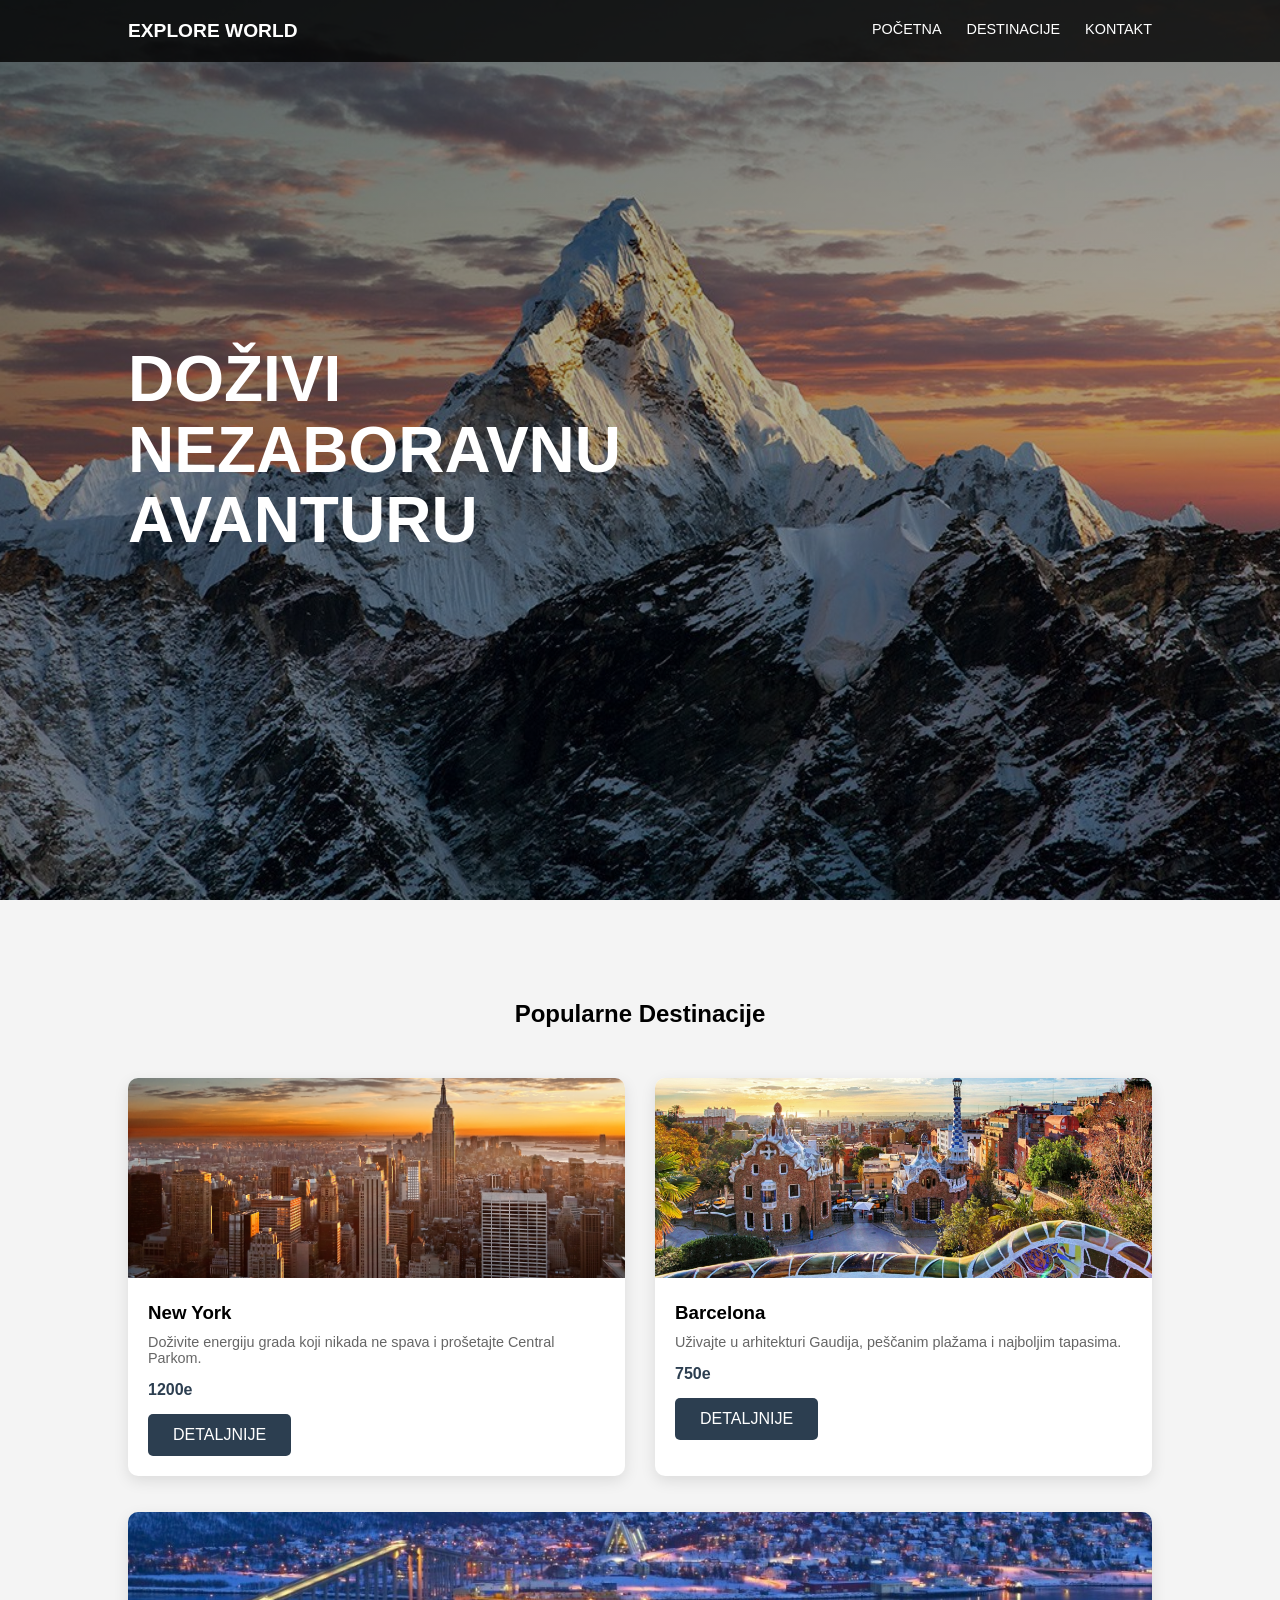
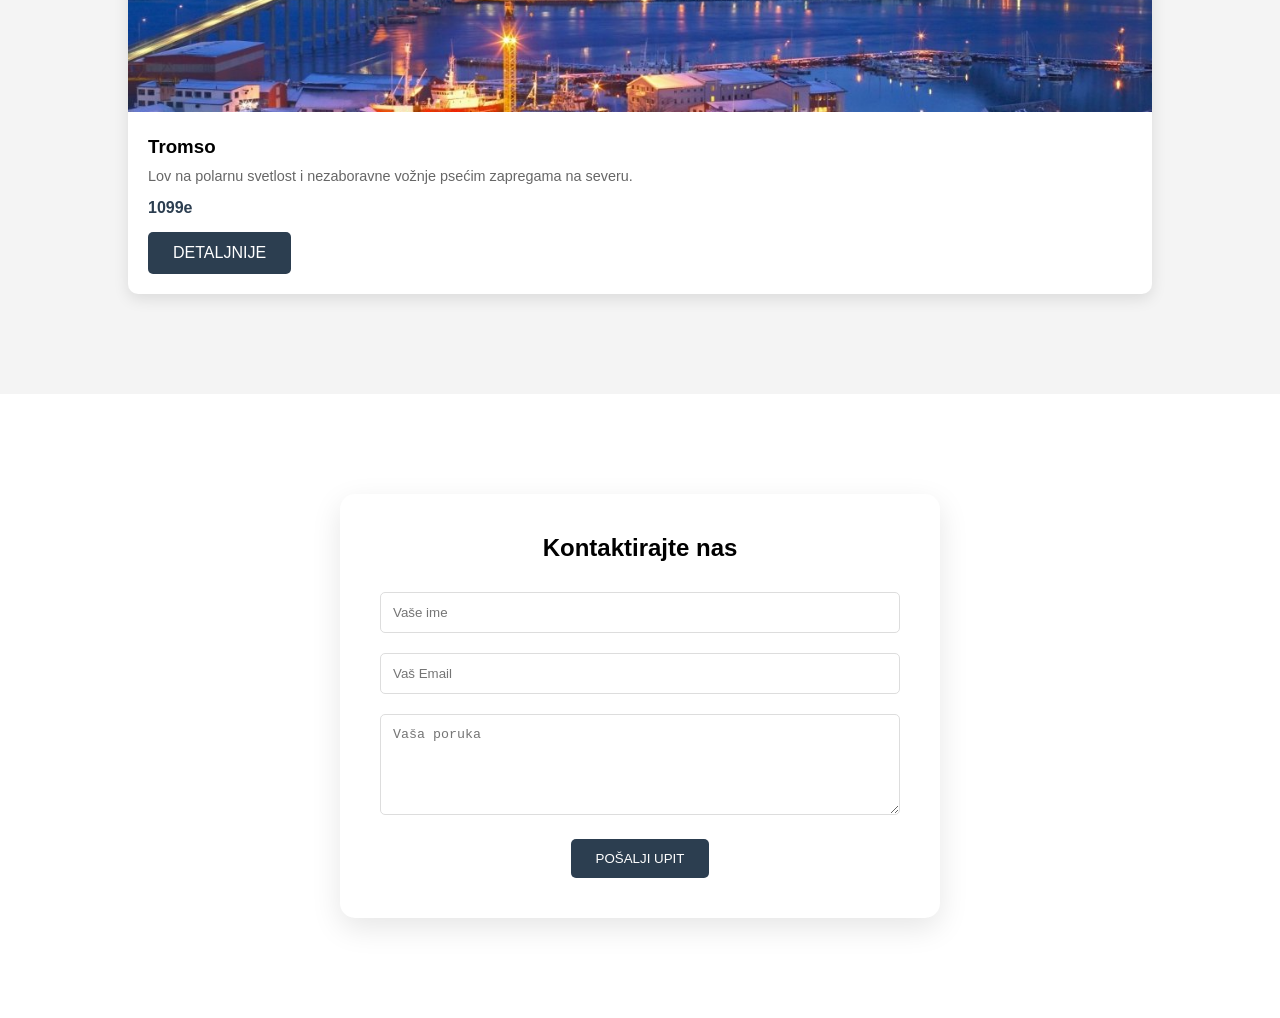
<file: index.html>
<!DOCTYPE html>
<html lang="sr">
<head>
    <meta charset="UTF-8">
    <meta name="viewport" content="width=device-width, initial-scale=1.0">
    <title>Explore World | Avantura</title>
    <link rel="stylesheet" href="style.css">
</head>
<body>

    
    <nav class="navbar">
        <div class="logo">EXPLORE WORLD</div>
        <ul class="nav-links">
            <li><a href="#home">Početna</a></li>
            <li><a href="#destinacije">Destinacije</a></li>
            <li><a href="#kontakt">Kontakt</a></li>
        </ul>
    </nav>

  
    <section id="home" class="hero">
        <div class="hero-content">
            <h1>DOŽIVI NEZABORAVNU AVANTURU</h1>
        </div>
    </section>

   
    <section id="destinacije" class="destinations">
        <h2 class="section-title">Popularne Destinacije</h2>
        <div class="grid">
       
            <div class="card">
                <img src="Slike/newYork.jpg">
                <div class="card-body">
                    <h3>New York</h3>
                    <p>Doživite energiju grada koji nikada ne spava i prošetajte Central Parkom.</p>
                    <span class="price">1200e</span>
                   <a href="NewYork.html" class="btn" style="text-decoration: none; display: inline-block;">Detaljnije</a>
                </div>
            </div>
        
            <div class="card">
                <img src="Slike/barca.jpg">
                <div class="card-body">
                    <h3>Barcelona</h3>
                    <p>Uživajte u arhitekturi Gaudija, peščanim plažama i najboljim tapasima.</p>
                    <span class="price">750e</span>
                 <a href="barcelona.html" class="btn" style="text-decoration: none; display: inline-block;">Detaljnije</a>
                </div>
            </div>
        </div> <br><br>
   
            <div class="card">
                <img src="Slike/trms.jpg">
                <div class="card-body">
                    <h3>Tromso</h3>
                    <p>Lov na polarnu svetlost i nezaboravne vožnje psećim zapregama na severu.</p>
                    <span class="price">1099e</span>
                    <a href="Tromso.html" class="btn" style="text-decoration: none; display: inline-block;">Detaljnije</a>
                </div>
            </div>
        </div>
    </section>

   
    <section id="kontakt" class="contact">
        <div class="contact-card">
            <h2>Kontaktirajte nas</h2>
            <form id="contactForm">
                <input type="text" placeholder="Vaše ime" required>
                <input type="email" placeholder="Vaš Email" required>
                <textarea placeholder="Vaša poruka" rows="5"></textarea>
                <button type="submit" class="btn">Pošalji upit</button>
            </form>
        </div>
    </section>

    <script src="script.js"></script>
 

</body>
</html>
</file>
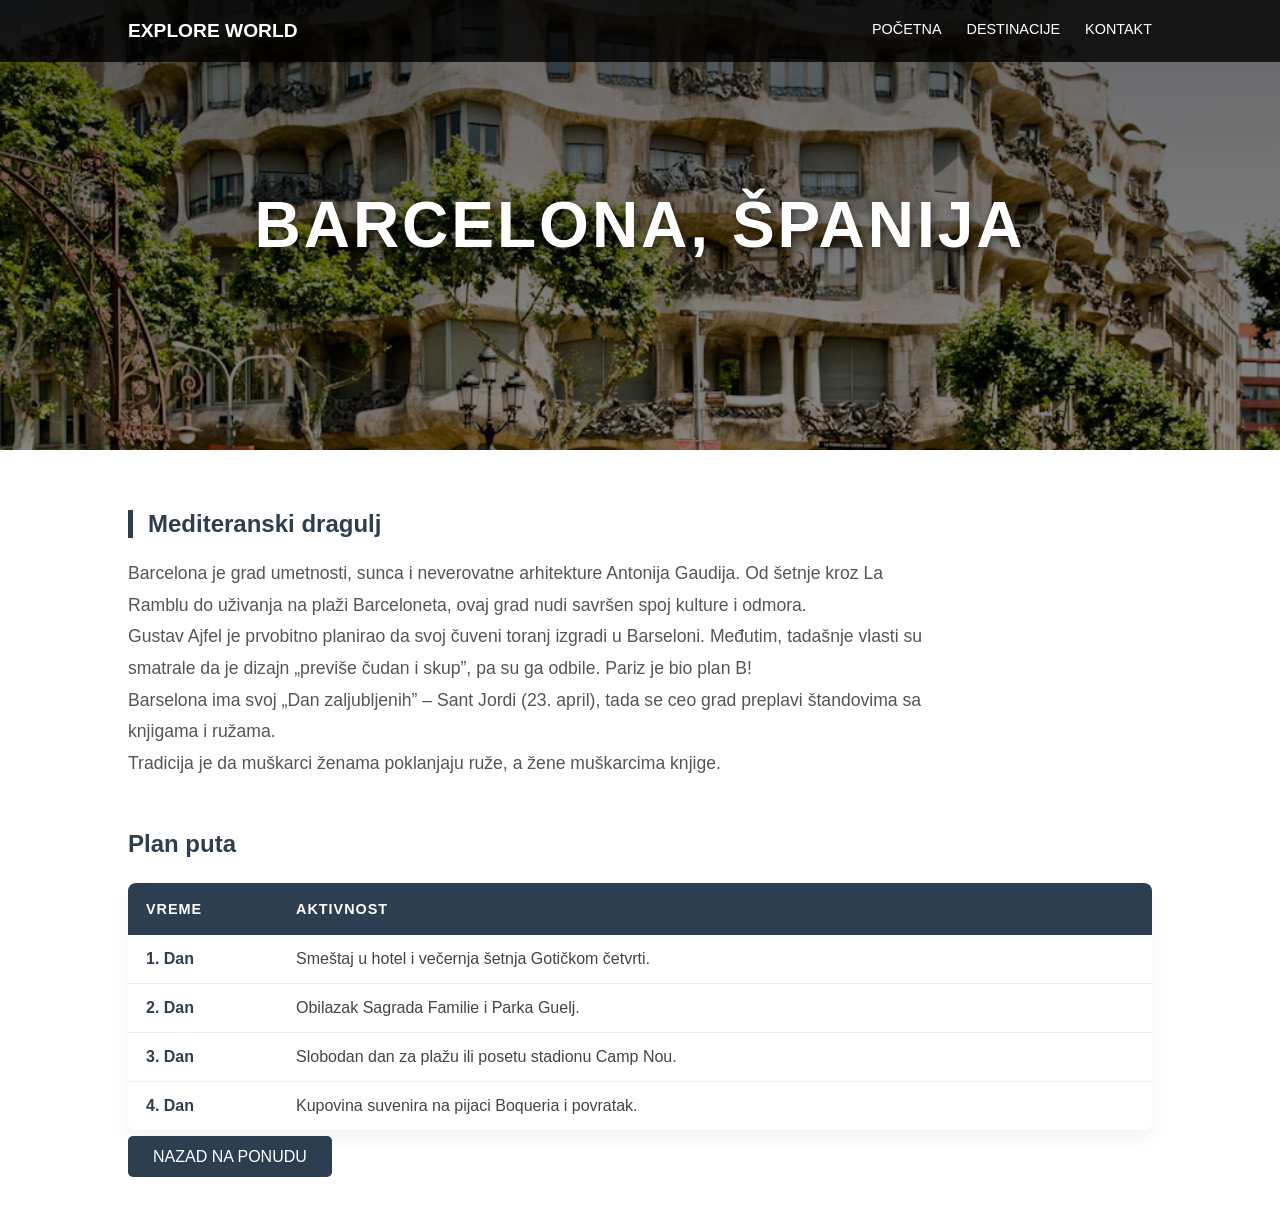
<file: barcelona.html>
<!DOCTYPE html>
<html lang="sr">
<head>
    <meta charset="UTF-8">
    <title>Plan Ture - Barcelona | Explore World</title>
    <link rel="stylesheet" href="style.css">
</head>
<body>
    <nav class="navbar">
        <div class="logo">EXPLORE WORLD</div>
        <ul class="nav-links">
            <li><a href="index.html">Početna</a></li>
            <li><a href="index.html#destinacije">Destinacije</a></li>
            <li><a href="index.html#kontakt">Kontakt</a></li>
        </ul>
    </nav>

    <header class="destination-hero" style="background: linear-gradient(rgba(0,0,0,0.3), rgba(0,0,0,0.1)), url('Slike/Mila.jpg') center/cover;">
        <div class="hero-content">
            <h1>Barcelona, Španija</h1>
        </div>
    </header>

    <main class="destination-details">
        <section class="about-place">
            <h2>Mediteranski dragulj</h2>
            <p>Barcelona je grad umetnosti, sunca i neverovatne arhitekture Antonija Gaudija. Od šetnje kroz La Ramblu do uživanja na plaži Barceloneta, ovaj grad nudi savršen spoj kulture i odmora. <br>
                Gustav Ajfel je prvobitno planirao da svoj čuveni toranj izgradi u Barseloni. Međutim, tadašnje vlasti su smatrale da je dizajn „previše čudan i skup”, pa su ga odbile. Pariz je bio plan B! <br>
                Barselona ima svoj „Dan zaljubljenih” – Sant Jordi (23. april), tada se ceo grad preplavi štandovima sa knjigama i ružama. <br>Tradicija je da muškarci ženama poklanjaju ruže, a žene muškarcima knjige.
            </p>
        </section>

        <section class="tour-plan">
            <h2>Plan puta</h2>
            <table class="tour-table">
                <thead>
                    <tr><th>Vreme</th><th>Aktivnost</th></tr>
                </thead>
                <tbody>
                    <tr><td>1. Dan</td><td>Smeštaj u hotel i večernja šetnja Gotičkom četvrti.</td></tr>
                    <tr><td>2. Dan</td><td>Obilazak Sagrada Familie i Parka Guelj.</td></tr>
                    <tr><td>3. Dan</td><td>Slobodan dan za plažu ili posetu stadionu Camp Nou.</td></tr>
                    <tr><td>4. Dan</td><td>Kupovina suvenira na pijaci Boqueria i povratak.</td></tr>
                </tbody>
            </table>
            <br>
            <a href="index.html#destinacije" class="btn" style="text-decoration: none;">Nazad na ponudu</a>
        </section>
    </main>
  
</body>
</html>
</file>
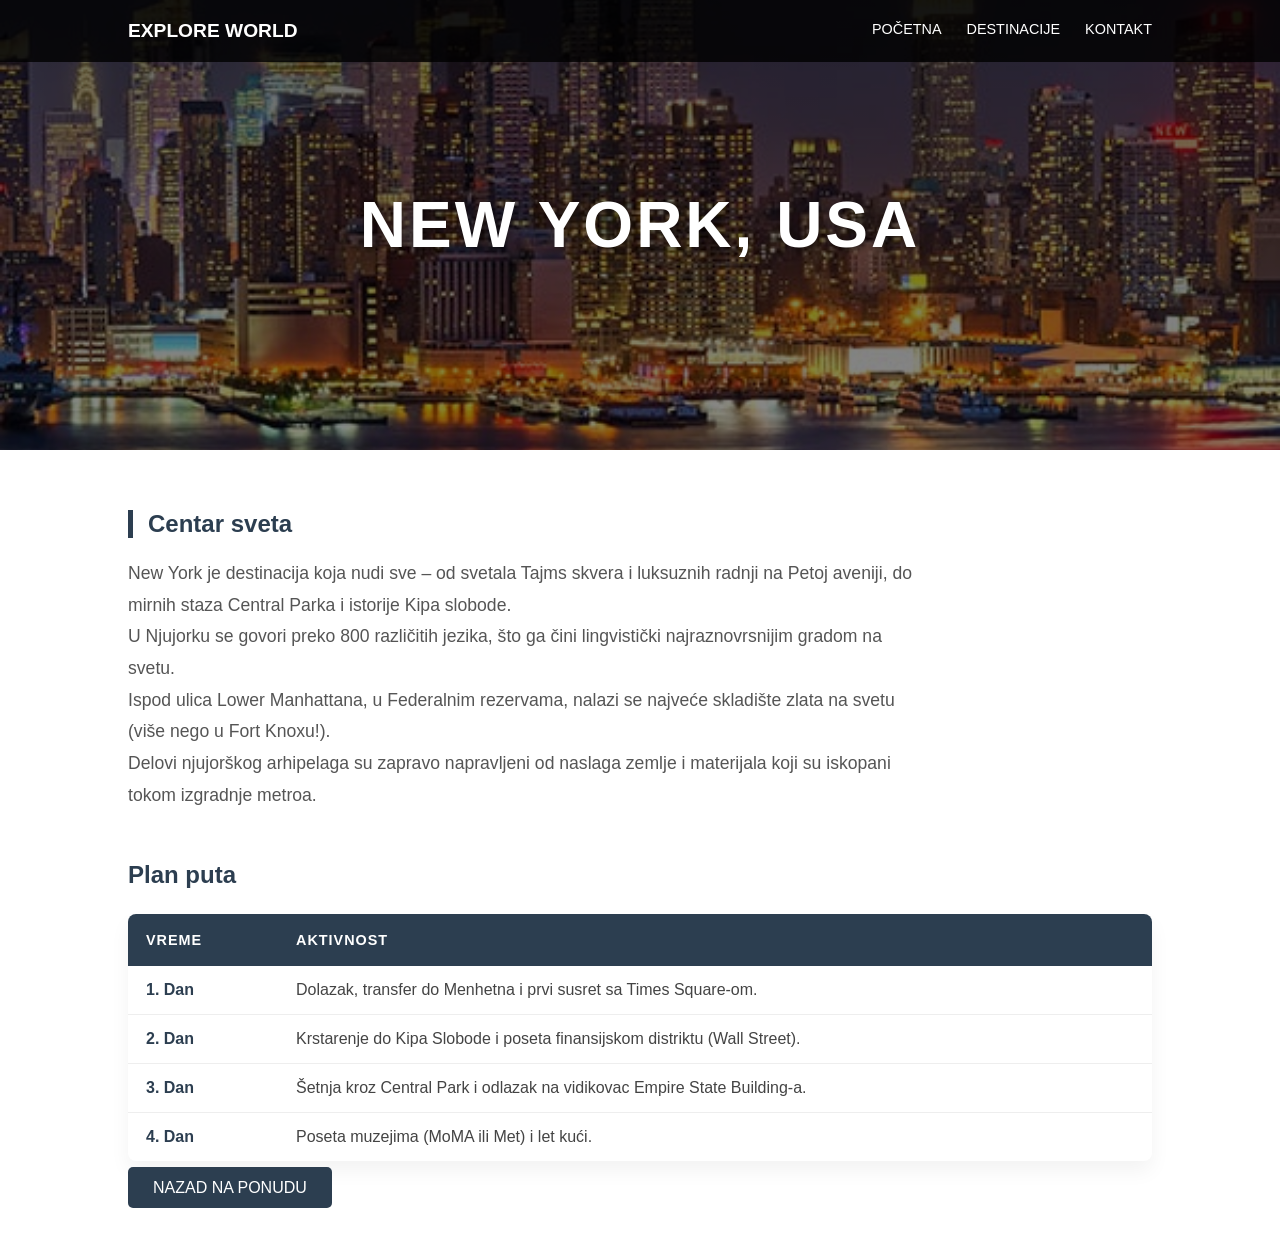
<file: NewYork.html>
<!DOCTYPE html>
<html lang="sr">
<head>
    <meta charset="UTF-8">
    <title>Plan Ture - New York | Explore World</title>
    <link rel="stylesheet" href="style.css">
</head>
<body>
    <nav class="navbar">
        <div class="logo">EXPLORE WORLD</div>
        <ul class="nav-links">
            <li><a href="index.html">Početna</a></li>
            <li><a href="index.html#destinacije">Destinacije</a></li>
            <li><a href="index.html#kontakt">Kontakt</a></li>
        </ul>
    </nav>

    <header class="destination-hero" style="background: linear-gradient(rgba(0,0,0,0.3), rgba(0,0,0,0.1)), url('Slike/ny.jpg') center/cover;">
        <div class="hero-content">
            <h1>New York, USA</h1>
        </div>
    </header>

    <main class="destination-details">
        <section class="about-place">
            <h2>Centar sveta</h2>
            <p>New York je destinacija koja nudi sve – od svetala Tajms skvera i luksuznih radnji na Petoj aveniji, do mirnih staza Central Parka i istorije Kipa slobode. <br>
                U Njujorku se govori preko 800 različitih jezika, što ga čini lingvistički najraznovrsnijim gradom na svetu. <br> Ispod ulica Lower Manhattana, u Federalnim rezervama, nalazi se najveće skladište zlata na svetu (više nego u Fort Knoxu!).
              <br>  Delovi njujorškog arhipelaga su zapravo napravljeni od naslaga zemlje i materijala koji su iskopani tokom izgradnje metroa.
            </p>
        </section>

        <section class="tour-plan">
            <h2>Plan puta</h2>
            <table class="tour-table">
                <thead>
                    <tr><th>Vreme</th><th>Aktivnost</th></tr>
                </thead>
                <tbody>
                    <tr><td>1. Dan</td><td>Dolazak, transfer do Menhetna i prvi susret sa Times Square-om.</td></tr>
                    <tr><td>2. Dan</td><td>Krstarenje do Kipa Slobode i poseta finansijskom distriktu (Wall Street).</td></tr>
                    <tr><td>3. Dan</td><td>Šetnja kroz Central Park i odlazak na vidikovac Empire State Building-a.</td></tr>
                    <tr><td>4. Dan</td><td>Poseta muzejima (MoMA ili Met) i let kući.</td></tr>
                </tbody>
            </table>
            <br>
            <a href="index.html#destinacije" class="btn" style="text-decoration: none;">Nazad na ponudu</a>
        </section>
    </main>

</body>
</html>
</file>
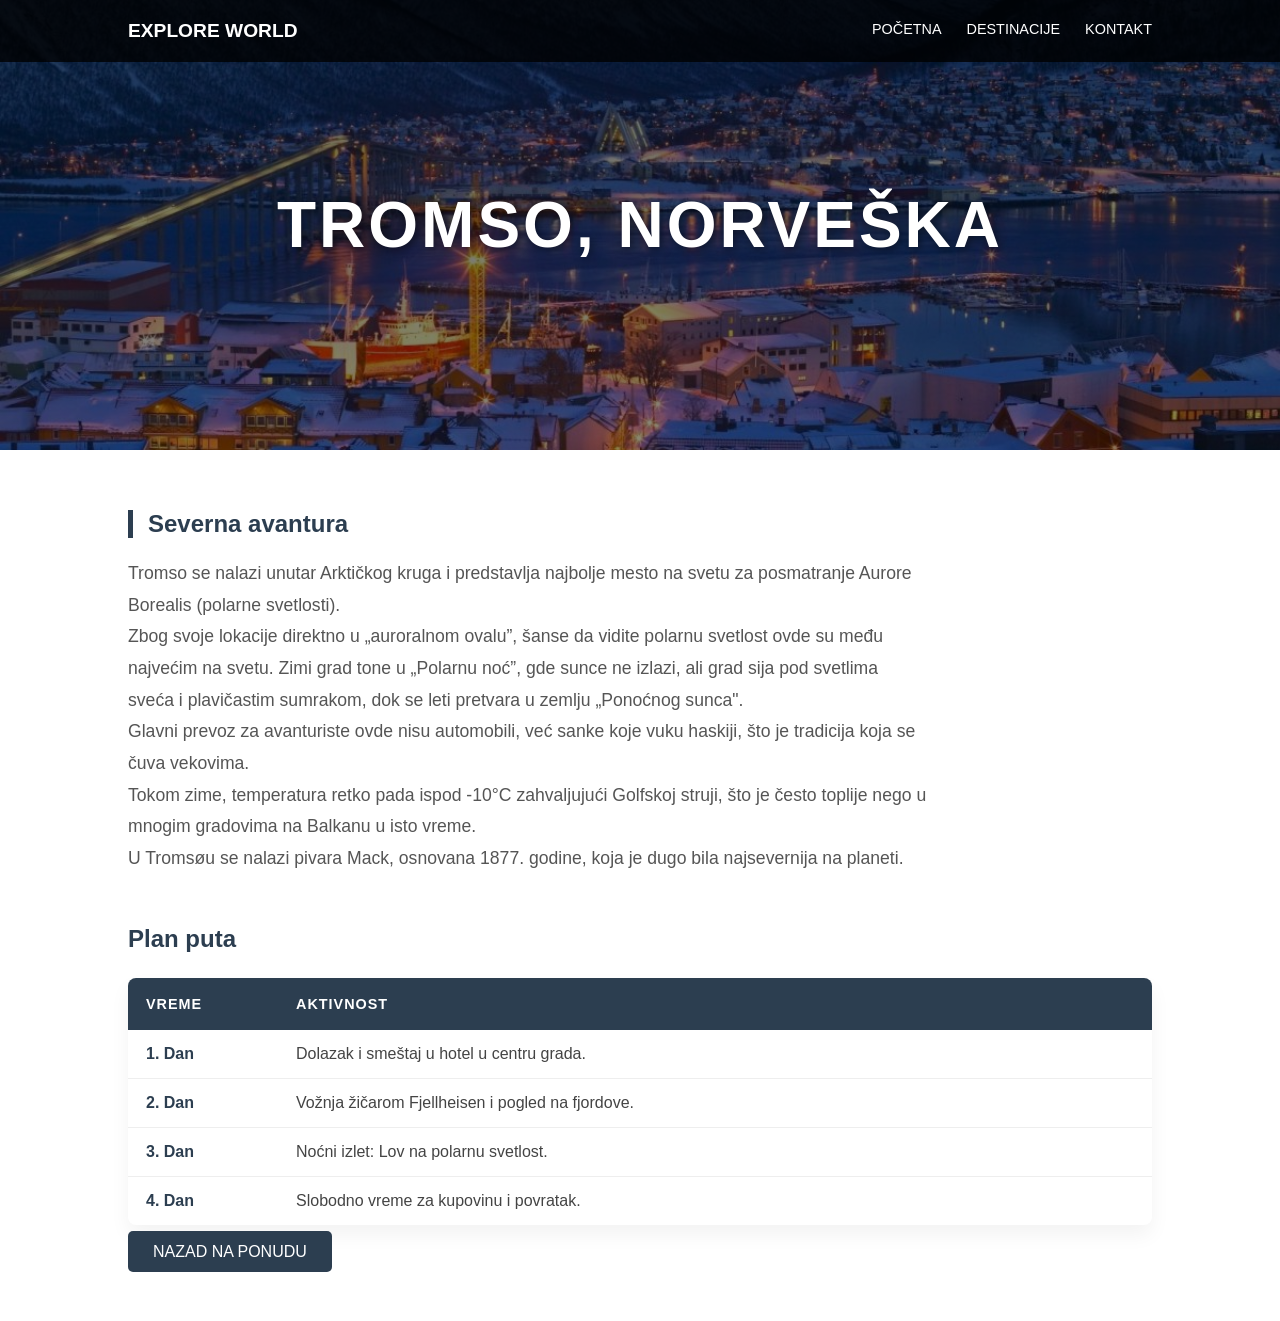
<file: Tromso.html>
<!DOCTYPE html>
<html lang="sr">
<head>
    <meta charset="UTF-8">
    <title>Plan Ture - Tromso | Explore World</title>
    <link rel="stylesheet" href="style.css">
</head>
<body>
    <nav class="navbar">
        <div class="logo">EXPLORE WORLD</div>
        <ul class="nav-links">
            <li><a href="index.html">Početna</a></li>
            <li><a href="index.html#destinacije">Destinacije</a></li>
            <li><a href="index.html#kontakt">Kontakt</a></li>
        </ul>
    </nav>

    <header class="destination-hero" style="background: linear-gradient(rgba(0,0,0,0.3), rgba(0,0,0,0.1)), url('Slike/trms.jpg') center/cover;">
        <div class="hero-content">
            <h1>Tromso, Norveška</h1>
        </div>
    </header>

    <main class="destination-details">
        <section class="about-place">
            <h2>Severna avantura</h2>
            <p>Tromso se nalazi unutar Arktičkog kruga i predstavlja najbolje mesto na svetu za posmatranje Aurore Borealis (polarne svetlosti). <br>
                Zbog svoje lokacije direktno u „auroralnom ovalu”, šanse da vidite polarnu svetlost ovde su među najvećim na svetu. Zimi grad tone u „Polarnu noć”, gde sunce ne izlazi, ali grad sija pod svetlima sveća i plavičastim sumrakom, dok se leti pretvara u zemlju „Ponoćnog sunca".
               <br> Glavni prevoz za avanturiste ovde nisu automobili, već sanke koje vuku haskiji, što je tradicija koja se čuva vekovima.
               <br> Tokom zime, temperatura retko pada ispod -10°C zahvaljujući Golfskoj struji, što je često toplije nego u mnogim gradovima na Balkanu u isto vreme. <br>
               U Tromsøu se nalazi pivara Mack, osnovana 1877. godine, koja je dugo bila najsevernija na planeti.
            </p> 
        </section>

        <section class="tour-plan">
            <h2>Plan puta</h2>
            <table class="tour-table">
                <thead>
                    <tr><th>Vreme</th><th>Aktivnost</th></tr>
                </thead>
                <tbody>
                    <tr><td>1. Dan</td><td>Dolazak i smeštaj u hotel u centru grada.</td></tr>
                    <tr><td>2. Dan</td><td>Vožnja žičarom Fjellheisen i pogled na fjordove.</td></tr>
                    <tr><td>3. Dan</td><td>Noćni izlet: Lov na polarnu svetlost.</td></tr>
                    <tr><td>4. Dan</td><td>Slobodno vreme za kupovinu i povratak.</td></tr>
                </tbody>
            </table>
            <br>
            <a href="index.html#destinacije" class="btn" style="text-decoration: none;">Nazad na ponudu</a>
        </section>
    </main>


</body>
</html>
</file>
<file: style.css>
* {
  margin: 0;
  padding: 0;
  box-sizing: border-box;
}

body {
  font-family: "Segoe UI", Tahoma, Geneva, Verdana, sans-serif;
  scroll-behavior: smooth;
}

.navbar {
  position: fixed;
  width: 100%;
  display: flex;
  justify-content: space-between;
  padding: 20px 10%;
  background: rgba(0, 0, 0, 0.8);
  z-index: 1000;
}
.navbar .logo {
  color: #ffffff;
  font-weight: bold;
  font-size: 1.2rem;
}
.navbar .nav-links {
  display: flex;
  list-style: none;
}
.navbar .nav-links li {
  margin-left: 25px;
}
.navbar .nav-links a {
  color: #ffffff;
  text-decoration: none;
  font-size: 0.9rem;
  text-transform: uppercase;
}

.hero {
  height: 100vh;
  background: linear-gradient(rgba(0, 0, 0, 0.4), rgba(0, 0, 0, 0.2)), url("Slike/planina.jpg") center/cover no-repeat;
  display: flex;
  align-items: center;
  padding-left: 10%;
}
.hero h1 {
  color: #ffffff;
  font-size: 4rem;
  max-width: 600px;
  line-height: 1.1;
}

.destinations {
  padding: 100px 10%;
  background: #f4f4f4;
}
.destinations .section-title {
  text-align: center;
  margin-bottom: 50px;
}
.destinations .grid {
  display: grid;
  grid-template-columns: repeat(auto-fit, minmax(300px, 1fr));
  gap: 30px;
}

.card {
  background: #ffffff;
  border-radius: 10px;
  overflow: hidden;
  box-shadow: 0 5px 15px rgba(0, 0, 0, 0.1);
  transition: 0.3s;
  cursor: pointer;
}
.card:hover {
  transform: translateY(-10px);
}
.card img {
  width: 100%;
  height: 200px;
  -o-object-fit: cover;
     object-fit: cover;
}
.card .card-body {
  padding: 20px;
}
.card .card-body h3 {
  margin-bottom: 10px;
}
.card .card-body p {
  color: #666;
  font-size: 0.9rem;
  margin-bottom: 15px;
}
.card .card-body .price {
  display: block;
  font-weight: bold;
  color: #2c3e50;
  margin-bottom: 15px;
}

.contact {
  padding: 100px 10%;
  display: flex;
  justify-content: center;
}
.contact .contact-card {
  background: #ffffff;
  padding: 40px;
  border-radius: 15px;
  box-shadow: 0 10px 30px rgba(0, 0, 0, 0.1);
  width: 100%;
  max-width: 600px;
  text-align: center;
}
.contact .contact-card h2 {
  margin-bottom: 30px;
}
.contact .contact-card input, .contact .contact-card textarea {
  width: 100%;
  padding: 12px;
  margin-bottom: 20px;
  border: 1px solid #ddd;
  border-radius: 5px;
}

.btn {
  background: #2c3e50;
  color: #ffffff;
  padding: 12px 25px;
  border: none;
  border-radius: 5px;
  cursor: pointer;
  text-transform: uppercase;
}
.btn:hover {
  background: rgb(62.0967741935, 87.5, 112.9032258065);
}

.destination-hero {
  height: 50vh;
  display: flex;
  align-items: center;
  justify-content: center;
  text-align: center;
  position: relative;
}
.destination-hero::after {
  content: "";
  position: absolute;
  top: 0;
  left: 0;
  width: 100%;
  height: 100%;
  background: rgba(0, 0, 0, 0.4);
  z-index: 1;
}
.destination-hero .hero-content {
  position: relative;
  z-index: 2;
}
.destination-hero .hero-content h1 {
  color: #ffffff;
  font-size: clamp(2rem, 5vw, 4rem);
  text-transform: uppercase;
  letter-spacing: 3px;
  text-shadow: 2px 2px 10px rgba(0, 0, 0, 0.5);
}

.destination-details {
  padding: 60px 10%;
  background-color: #ffffff;
}
.destination-details .about-place {
  margin-bottom: 50px;
}
.destination-details .about-place h2 {
  color: #2c3e50;
  margin-bottom: 20px;
  border-left: 5px solid #2c3e50;
  padding-left: 15px;
}
.destination-details .about-place p {
  font-size: 1.1rem;
  line-height: 1.8;
  color: #555;
  max-width: 800px;
}

.tour-plan h2 {
  color: #2c3e50;
  margin-bottom: 25px;
}

.tour-table {
  width: 100%;
  border-collapse: collapse;
  background: #fff;
  box-shadow: 0 10px 20px rgba(0, 0, 0, 0.05);
  border-radius: 8px;
  overflow: hidden;
}
.tour-table thead {
  background-color: #2c3e50;
  color: #ffffff;
}
.tour-table thead th {
  padding: 18px;
  text-align: left;
  text-transform: uppercase;
  font-size: 0.9rem;
  letter-spacing: 1px;
}
.tour-table tbody tr {
  border-bottom: 1px solid #eee;
  transition: background 0.3s;
}
.tour-table tbody tr:hover {
  background-color: #f8f9fa;
}
.tour-table tbody tr:last-child {
  border-bottom: none;
}
.tour-table tbody td {
  padding: 15px 18px;
  color: #444;
}
.tour-table tbody td:first-child {
  font-weight: bold;
  color: #2c3e50;
  width: 150px;
}

@media (max-width: 768px) {
  .destination-details {
    padding: 40px 5%;
  }
  .tour-table {
    display: block;
    overflow-x: auto;
  }
}/*# sourceMappingURL=style.css.map */
</file>
